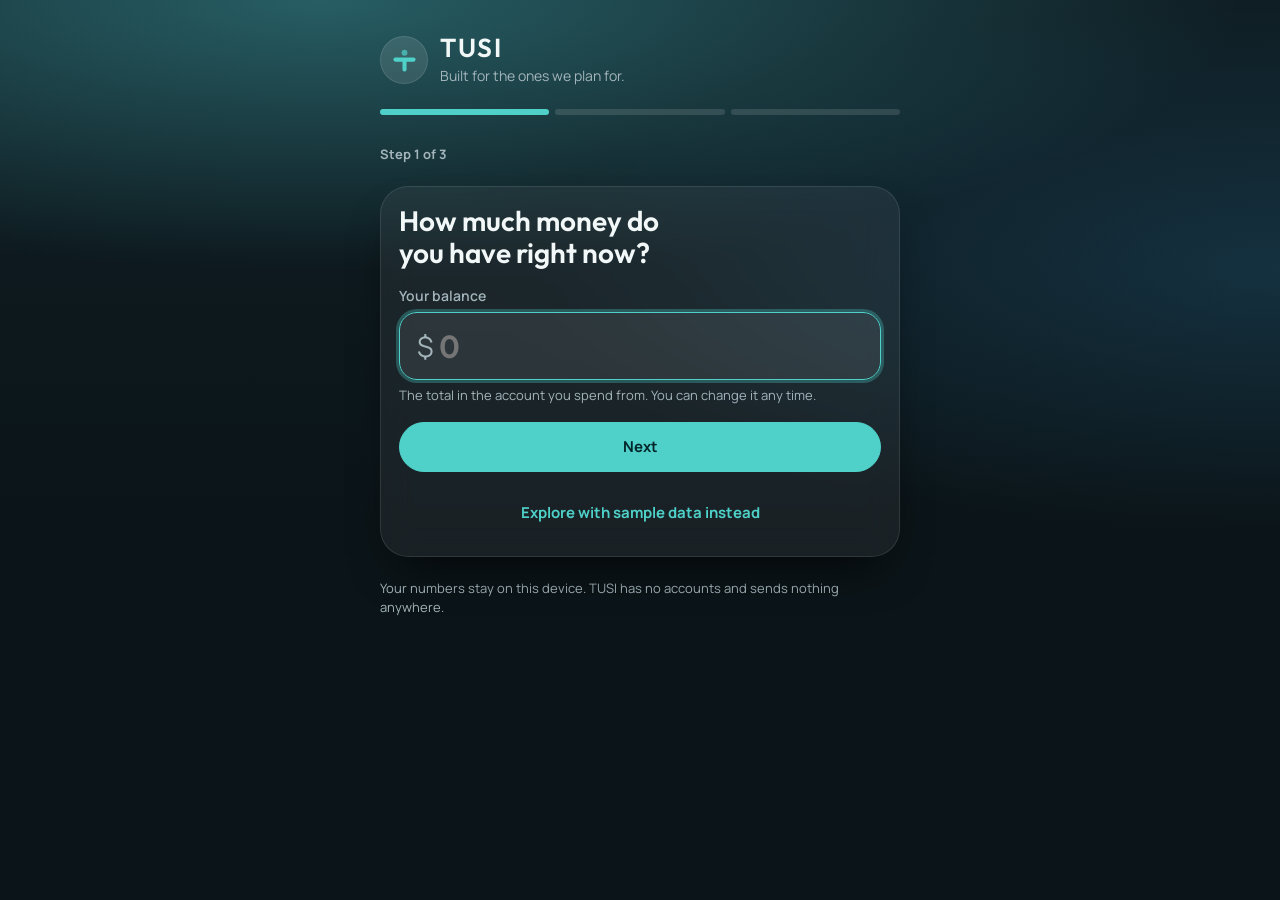
<file: index.html>
<!doctype html>
<html lang="en">
<head>
<meta charset="utf-8">
<meta name="viewport" content="width=device-width, initial-scale=1, viewport-fit=cover">
<meta http-equiv="Content-Security-Policy" content="default-src 'none'; script-src 'self'; style-src 'self'; font-src 'self'; img-src 'self' data:; connect-src 'self'; manifest-src 'self'; worker-src 'self'; base-uri 'none'; form-action 'none'">
<meta name="referrer" content="no-referrer">
<meta name="color-scheme" content="light dark">
<meta name="theme-color" content="#0f1e24" id="theme-color">
<meta name="description" content="TUSI shows how much money you can use right now and how many days it lasts. Your data stays on your device.">
<title>TUSI</title>
<link rel="icon" href="favicon.svg" type="image/svg+xml">
<link rel="apple-touch-icon" href="apple-touch-icon.png">
<link rel="manifest" href="manifest.webmanifest">
<meta name="apple-mobile-web-app-capable" content="yes">
<meta name="mobile-web-app-capable" content="yes">
<meta name="apple-mobile-web-app-title" content="TUSI">
<meta name="apple-mobile-web-app-status-bar-style" content="black-translucent">
<link rel="preload" href="outfit-latin.woff2" as="font" type="font/woff2" crossorigin>
<link rel="preload" href="manrope-latin.woff2" as="font" type="font/woff2" crossorigin>
<link rel="stylesheet" href="app.css">
</head>
<body>
<a class="skip" href="#main">Skip to content</a>
<div class="app" id="app">
  <aside class="side" aria-label="Main">
    <div class="brandrow"><span class="mkc"><svg viewBox="0 0 64 64" aria-hidden="true"><use href="#tusi-mark"/></svg></span><b>TUSI</b></div>
    <nav class="side-nav" aria-label="Sections">
      <a class="navi" href="#home" data-nav="home"><svg aria-hidden="true"><use href="#i-home"/></svg>Home</a>
      <a class="navi" href="#plan" data-nav="plan"><svg aria-hidden="true"><use href="#i-plan"/></svg>Plan</a>
      <a class="navi" href="#log" data-nav="log"><svg aria-hidden="true"><use href="#i-log"/></svg>Log</a>
      <a class="navi" href="#more" data-nav="more"><svg aria-hidden="true"><use href="#i-more"/></svg>More</a>
    </nav>
    <div class="spacer"></div>
    <button class="btn primary wide-btn" type="button" data-action="log-purchase"><svg aria-hidden="true"><use href="#i-plus"/></svg>Log a purchase</button>
    <p class="side-note"><svg aria-hidden="true"><use href="#i-lock"/></svg><span>Your data stays on this device.</span></p>
  </aside>

  <main class="main" id="main" tabindex="-1">
    <div class="banner" id="storage-banner" hidden role="status"></div>
    <section class="view" id="view-home" data-view="home" aria-labelledby="home-title"></section>
    <section class="view" id="view-plan" data-view="plan" aria-labelledby="plan-title" hidden></section>
    <section class="view" id="view-log" data-view="log" aria-labelledby="log-title" hidden></section>
    <section class="view" id="view-more" data-view="more" aria-labelledby="more-title" hidden></section>
    <section class="view" id="view-setup" data-view="setup" aria-labelledby="setup-title" hidden></section>
  </main>

  <nav class="tabbar" aria-label="Sections">
    <a class="tab" href="#home" data-nav="home"><svg aria-hidden="true"><use href="#i-home"/></svg><span>Home</span></a>
    <a class="tab" href="#plan" data-nav="plan"><svg aria-hidden="true"><use href="#i-plan"/></svg><span>Plan</span></a>
    <button class="tab-add" type="button" data-action="log-purchase" aria-label="Log a purchase"><svg aria-hidden="true"><use href="#i-plus"/></svg></button>
    <a class="tab" href="#log" data-nav="log"><svg aria-hidden="true"><use href="#i-log"/></svg><span>Log</span></a>
    <a class="tab" href="#more" data-nav="more"><svg aria-hidden="true"><use href="#i-more"/></svg><span>More</span></a>
  </nav>
</div>

<dialog class="sheet" id="sheet" aria-labelledby="sheet-title"></dialog>
<div class="toast" id="toast" role="status" aria-live="polite" hidden></div>

<noscript><p class="noscript">TUSI needs JavaScript turned on. Nothing you enter is sent anywhere.</p></noscript>

<svg width="0" height="0" class="defs" aria-hidden="true">
  <defs>
    <symbol id="tusi-mark" viewBox="0 0 64 64">
      <circle cx="32" cy="15" r="6.5" class="mark-sun"/>
      <path d="M12 30 H52 M32 30 V52" class="mark-t"/>
    </symbol>
    <symbol id="i-home" viewBox="0 0 24 24"><path d="M4 11.5 12 5l8 6.5V19a1 1 0 0 1-1 1h-4v-5h-6v5H5a1 1 0 0 1-1-1z" fill="none" stroke="currentColor" stroke-width="1.8" stroke-linejoin="round"/></symbol>
    <symbol id="i-plan" viewBox="0 0 24 24"><rect x="4" y="5.5" width="16" height="14" rx="3" fill="none" stroke="currentColor" stroke-width="1.8"/><path d="M8 3.5v4M16 3.5v4M4 10h16" fill="none" stroke="currentColor" stroke-width="1.8" stroke-linecap="round"/></symbol>
    <symbol id="i-log" viewBox="0 0 24 24"><path d="M8 7h11M8 12h11M8 17h11" fill="none" stroke="currentColor" stroke-width="1.8" stroke-linecap="round"/><circle cx="4.5" cy="7" r="1.2" fill="currentColor"/><circle cx="4.5" cy="12" r="1.2" fill="currentColor"/><circle cx="4.5" cy="17" r="1.2" fill="currentColor"/></symbol>
    <symbol id="i-more" viewBox="0 0 24 24"><circle cx="6" cy="12" r="1.7" fill="currentColor"/><circle cx="12" cy="12" r="1.7" fill="currentColor"/><circle cx="18" cy="12" r="1.7" fill="currentColor"/></symbol>
    <symbol id="i-plus" viewBox="0 0 24 24"><path d="M12 5v14M5 12h14" fill="none" stroke="currentColor" stroke-width="2.4" stroke-linecap="round"/></symbol>
    <symbol id="i-check" viewBox="0 0 24 24"><path d="M5 12.5l4 4 10-10" fill="none" stroke="currentColor" stroke-width="2" stroke-linecap="round" stroke-linejoin="round"/></symbol>
    <symbol id="i-bulb" viewBox="0 0 24 24"><path d="M9 18h6M10 21h4M12 3a6 6 0 0 0-3.5 10.9c.6.5 1 1.2 1 2.1h5c0-.9.4-1.6 1-2.1A6 6 0 0 0 12 3z" fill="none" stroke="currentColor" stroke-width="1.8" stroke-linejoin="round"/></symbol>
    <symbol id="i-lock" viewBox="0 0 24 24"><rect x="5" y="10.5" width="14" height="9.5" rx="2.5" fill="none" stroke="currentColor" stroke-width="1.8"/><path d="M8.5 10.5V8a3.5 3.5 0 0 1 7 0v2.5" fill="none" stroke="currentColor" stroke-width="1.8"/></symbol>
    <symbol id="i-close" viewBox="0 0 24 24"><path d="M6 6l12 12M18 6 6 18" fill="none" stroke="currentColor" stroke-width="2" stroke-linecap="round"/></symbol>
    <symbol id="i-chev" viewBox="0 0 24 24"><path d="M9 6l6 6-6 6" fill="none" stroke="currentColor" stroke-width="2" stroke-linecap="round" stroke-linejoin="round"/></symbol>
    <symbol id="i-heart" viewBox="0 0 24 24"><path d="M12 20s-7-4.4-7-10a4 4 0 0 1 7-2.6A4 4 0 0 1 19 10c0 5.6-7 10-7 10z" fill="none" stroke="currentColor" stroke-width="1.8" stroke-linejoin="round"/></symbol>
    <symbol id="i-sun" viewBox="0 0 24 24"><circle cx="12" cy="9" r="3.2" fill="none" stroke="currentColor" stroke-width="1.8"/><path d="M3 16h18M7 20h10" fill="none" stroke="currentColor" stroke-width="1.8" stroke-linecap="round"/></symbol>
    <symbol id="i-cal" viewBox="0 0 24 24"><rect x="4" y="5.5" width="16" height="14" rx="3" fill="none" stroke="currentColor" stroke-width="1.8"/><path d="M8 3.5v4M16 3.5v4M4 10h16" fill="none" stroke="currentColor" stroke-width="1.8" stroke-linecap="round"/><circle cx="12" cy="14.5" r="1.6" fill="currentColor"/></symbol>
    <symbol id="i-low" viewBox="0 0 24 24"><path d="M4 7l6 6 4-4 6 6M20 15v-5M20 15h-5" fill="none" stroke="currentColor" stroke-width="1.8" stroke-linecap="round" stroke-linejoin="round"/></symbol>
    <symbol id="i-bill" viewBox="0 0 24 24"><path d="M6 3h12v18l-3-2-3 2-3-2-3 2z" fill="none" stroke="currentColor" stroke-width="1.8" stroke-linejoin="round"/><path d="M9 8h6M9 12h6" fill="none" stroke="currentColor" stroke-width="1.8" stroke-linecap="round"/></symbol>
    <symbol id="i-in" viewBox="0 0 24 24"><path d="M12 5v14M6 13l6 6 6-6" fill="none" stroke="currentColor" stroke-width="2" stroke-linecap="round" stroke-linejoin="round"/></symbol>
    <symbol id="i-bell" viewBox="0 0 24 24"><path d="M6 16V11a6 6 0 1 1 12 0v5l1.5 2h-15zM10 20.5h4" fill="none" stroke="currentColor" stroke-width="1.8" stroke-linejoin="round" stroke-linecap="round"/></symbol>
    <symbol id="i-minus" viewBox="0 0 24 24"><path d="M5 12h14" fill="none" stroke="currentColor" stroke-width="2.4" stroke-linecap="round"/></symbol>
    <symbol id="i-scale" viewBox="0 0 24 24"><path d="M12 4v16M5 8h14M7 8l-3 7h6zM17 8l-3 7h6z" fill="none" stroke="currentColor" stroke-width="1.7" stroke-linejoin="round"/></symbol>
    <symbol id="i-bigcheck" viewBox="0 0 24 24"><path d="M5 12.5l4.5 4.5L19 7.5" fill="none" stroke="currentColor" stroke-width="3" stroke-linecap="round" stroke-linejoin="round"/></symbol>
  </defs>
</svg>

<script src="engine.js"></script>
<script src="store.js"></script>
<script src="backup.js"></script>
<script src="app.js"></script>
</body>
</html>
</file>
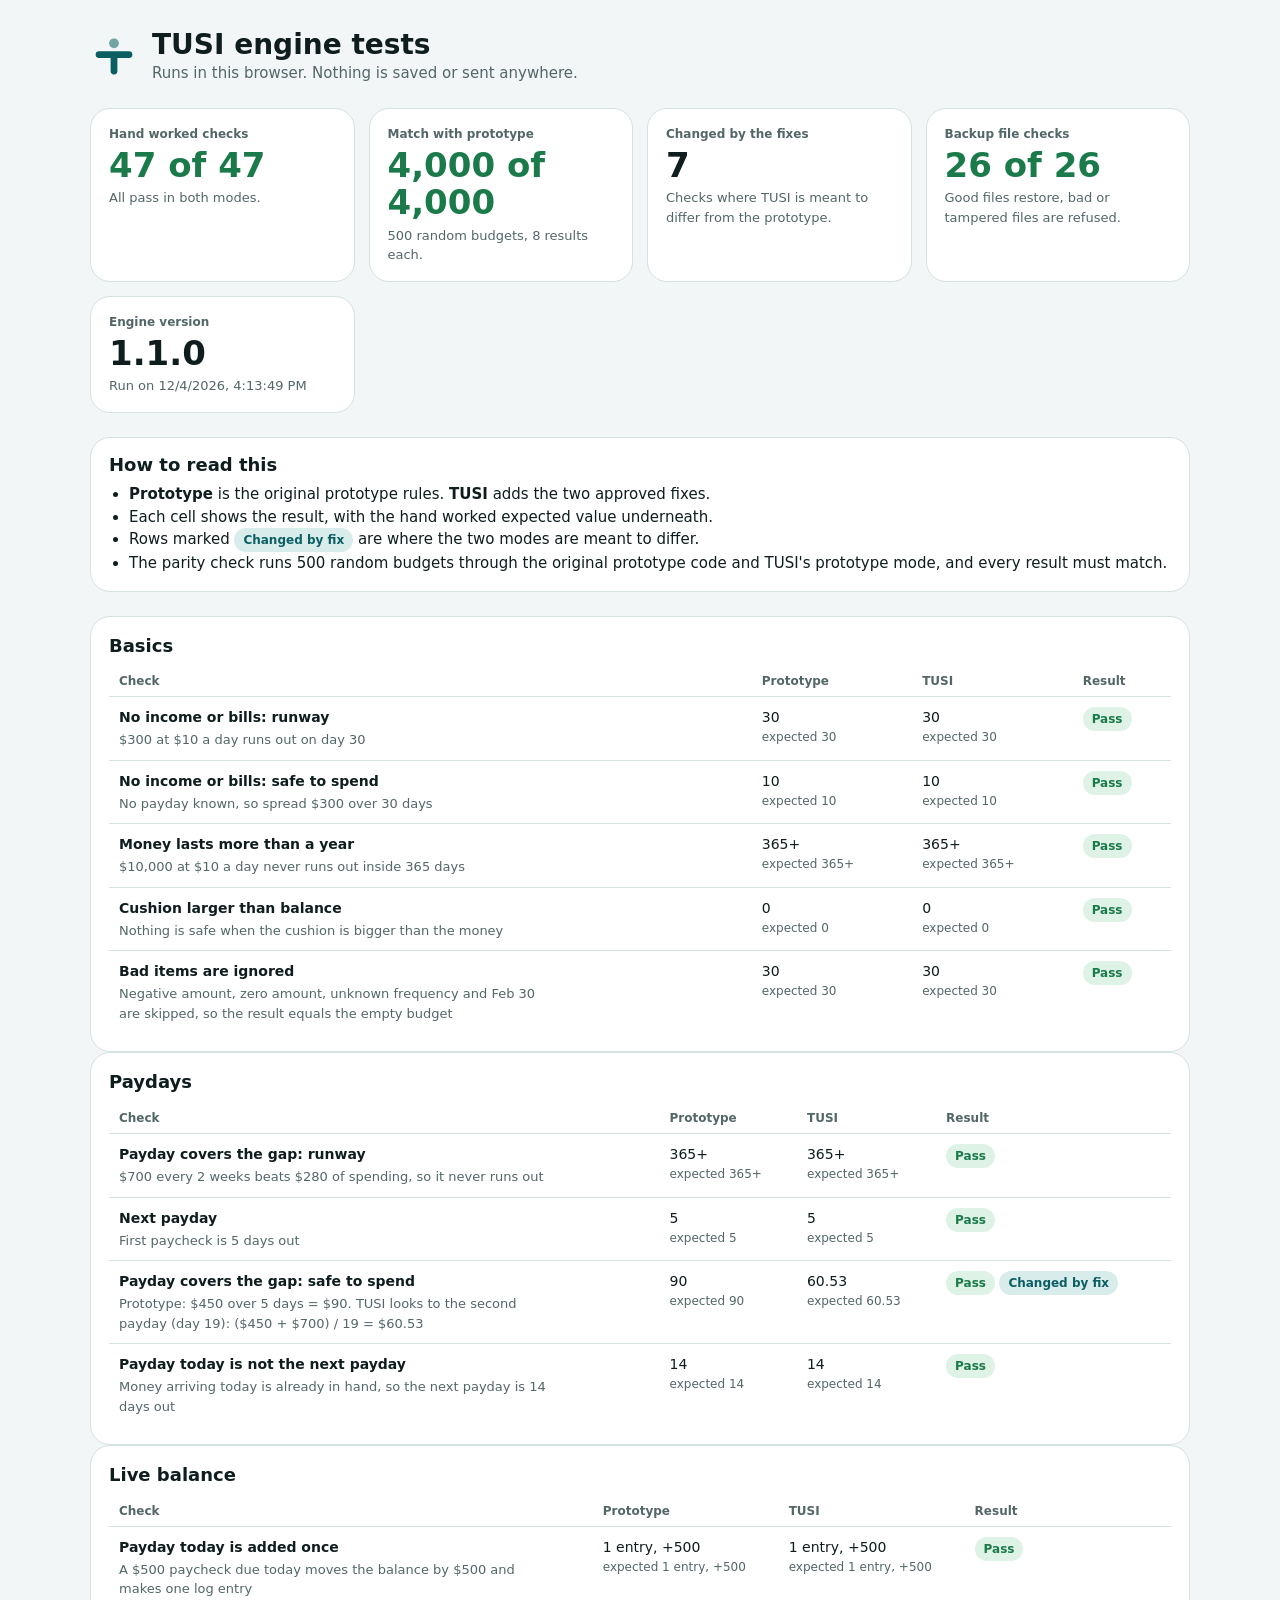
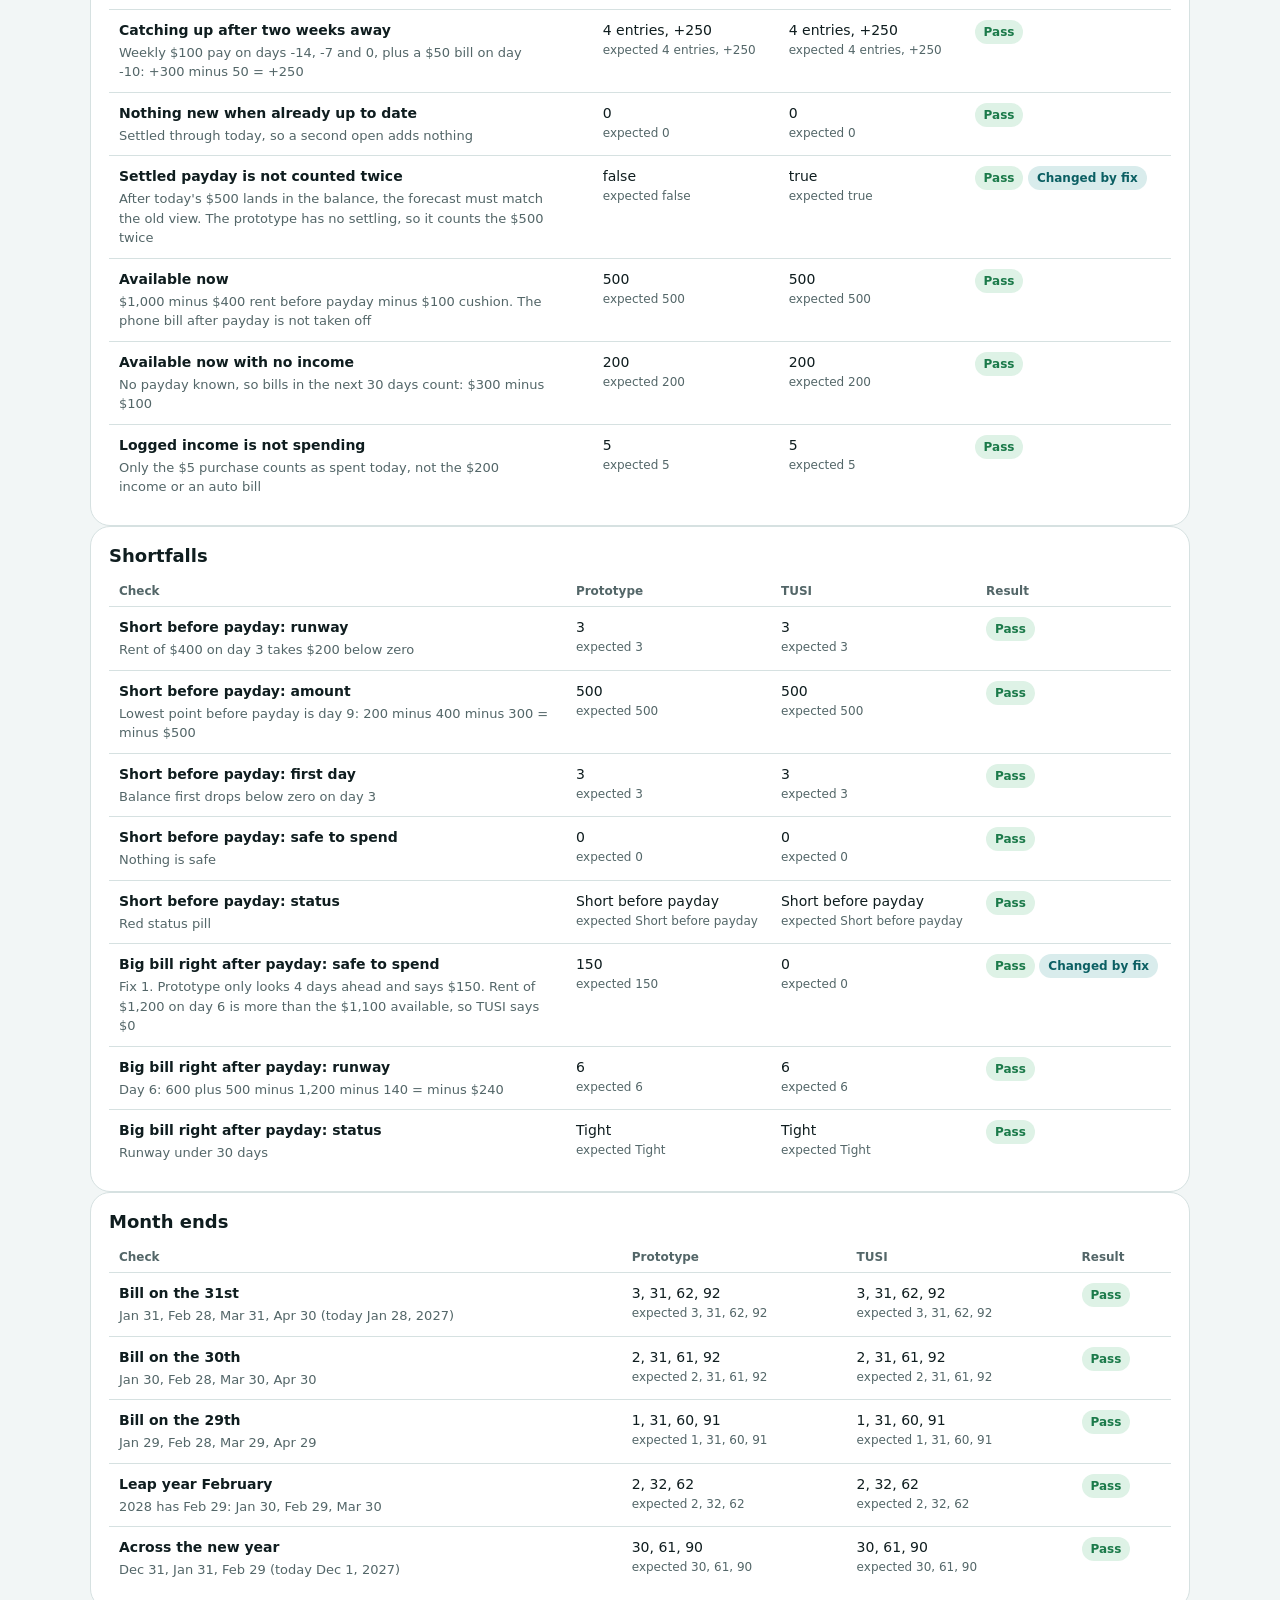
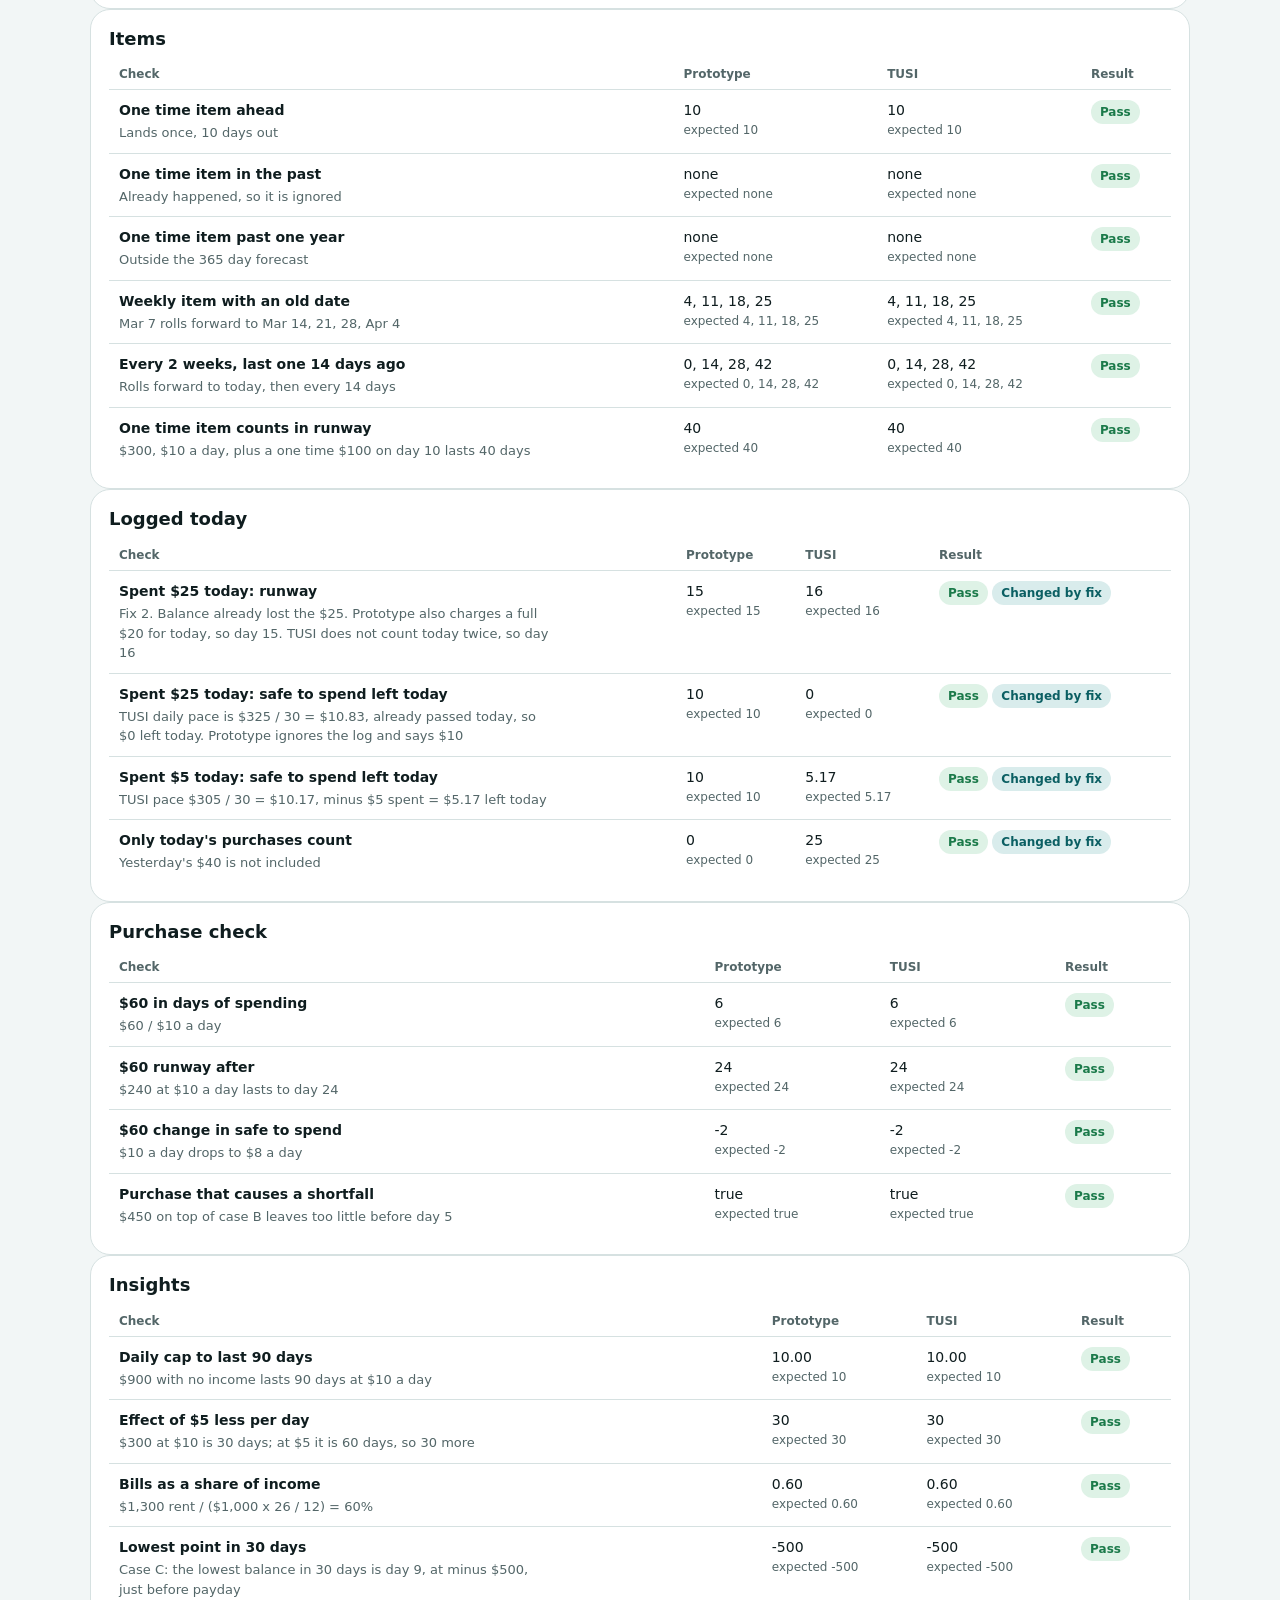
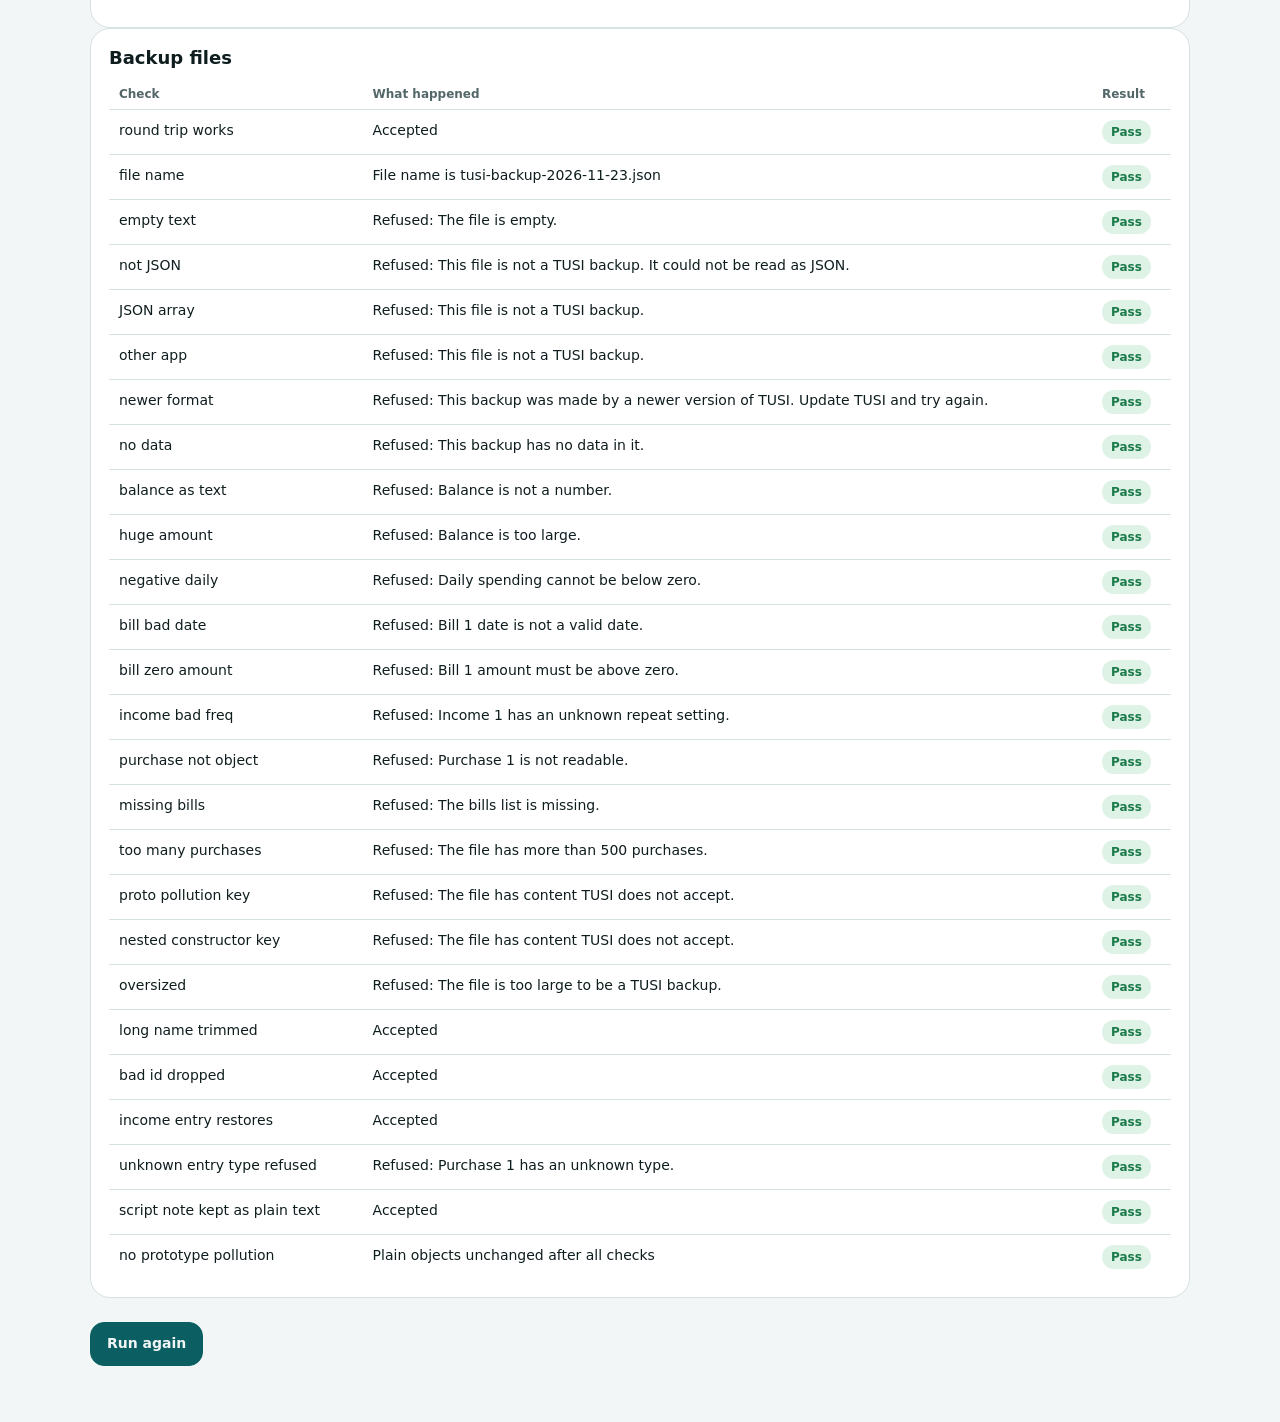
<file: test.html>
<!doctype html>
<html lang="en">
<head>
<meta charset="utf-8">
<meta name="viewport" content="width=device-width, initial-scale=1, viewport-fit=cover">
<meta http-equiv="Content-Security-Policy" content="default-src 'none'; script-src 'self'; style-src 'self' 'unsafe-inline'; img-src 'self' data:; base-uri 'none'; form-action 'none'">
<meta name="referrer" content="no-referrer">
<title>TUSI Engine Tests</title>
<style>
/* Layout: one column report. Summary tiles, then one table per test group. */
:root {
  --bg: #f2f6f6; --surface: #ffffff; --surface-2: #e9f0f0; --ink: #0f1d1f; --muted: #536668; --line: #d6e1e1;
  --accent: #0b5f63; --accent-soft: #d9ecec; --good: #1b7a4a; --good-soft: #def2e6; --warn: #965800; --warn-soft: #fbebcf; --bad: #b5322a; --bad-soft: #fbe1de;
  --font: "Manrope", "Segoe UI", system-ui, -apple-system, sans-serif;
  --font-display: "Outfit", "Segoe UI", system-ui, -apple-system, sans-serif;
  color-scheme: light;
}
@media (prefers-color-scheme: dark) {
  :root:not([data-theme="light"]) {
    --bg: #0a1315; --surface: #112023; --surface-2: #172a2d; --ink: #e5efee; --muted: #8fa6a7; --line: #22373a;
    --accent: #5cc6c2; --accent-soft: #123a3b; --good: #58cb92; --good-soft: #113424; --warn: #e9ae55; --warn-soft: #382a12; --bad: #f27b6f; --bad-soft: #3d1d1a;
    color-scheme: dark;
  }
}
:root[data-theme="dark"] {
  --bg: #0a1315; --surface: #112023; --surface-2: #172a2d; --ink: #e5efee; --muted: #8fa6a7; --line: #22373a;
  --accent: #5cc6c2; --accent-soft: #123a3b; --good: #58cb92; --good-soft: #113424; --warn: #e9ae55; --warn-soft: #382a12; --bad: #f27b6f; --bad-soft: #3d1d1a;
  color-scheme: dark;
}
* { box-sizing: border-box; }
body { margin: 0; background: var(--bg); color: var(--ink); font-family: var(--font); font-size: 15px; line-height: 1.5;
  padding-left: max(16px, env(safe-area-inset-left, 0px)); padding-right: max(16px, env(safe-area-inset-right, 0px)); padding-block: 28px 56px; }
.wrap { max-width: 1100px; margin: 0 auto; display: flex; flex-direction: column; gap: 24px; }
h1, h2 { font-family: var(--font-display); margin: 0; font-weight: 600; line-height: 1.2; text-wrap: balance; }
h1 { font-size: 28px; }
h2 { font-size: 18px; }
p { margin: 0; }
.muted { color: var(--muted); }
.head { display: flex; gap: 14px; align-items: center; }
.head svg { width: 48px; height: 48px; flex: none; }
.tiles { display: grid; grid-template-columns: repeat(auto-fit, minmax(220px, 1fr)); gap: 14px; }
.tile { background: var(--surface); border: 1px solid var(--line); border-radius: 20px; padding: 16px 18px; }
.tile .k { font-size: 12px; font-weight: 600; color: var(--muted); }
.tile .v { font-family: var(--font-display); font-size: 34px; font-weight: 600; line-height: 1.1; margin-top: 4px; font-variant-numeric: tabular-nums; }
.tile .v.good { color: var(--good); } .tile .v.bad { color: var(--bad); }
.tile p { font-size: 13px; color: var(--muted); margin-top: 4px; }
.group { background: var(--surface); border: 1px solid var(--line); border-radius: 20px; padding: 18px; }
.group h2 { margin-bottom: 10px; }
.tbl-wrap { overflow-x: auto; }
table { border-collapse: collapse; width: 100%; min-width: 760px; font-size: 14px; }
th { text-align: left; font-size: 12px; font-weight: 700; color: var(--muted); padding: 6px 10px; border-bottom: 1px solid var(--line); }
td { padding: 10px; border-bottom: 1px solid var(--line); vertical-align: top; }
tr:last-child td { border-bottom: 0; }
td.n { font-variant-numeric: tabular-nums; white-space: nowrap; }
td .why { display: block; color: var(--muted); font-size: 13px; margin-top: 2px; max-width: 52ch; }
.pill { display: inline-block; font-size: 12px; font-weight: 700; padding: 3px 9px; border-radius: 999px; white-space: nowrap; }
.pill.good { background: var(--good-soft); color: var(--good); }
.pill.bad { background: var(--bad-soft); color: var(--bad); }
.pill.fix { background: var(--accent-soft); color: var(--accent); }
.exp { color: var(--muted); font-size: 12px; display: block; }
.note { background: var(--surface); border: 1px solid var(--line); border-radius: 20px; padding: 16px 18px; }
.note ul { margin: 8px 0 0; padding-left: 20px; }
.btn { font: inherit; font-weight: 700; font-size: 14px; border: 1px solid var(--accent); background: var(--accent); color: var(--bg); border-radius: 14px; min-height: 44px; padding: 0 16px; cursor: pointer; }
:focus-visible { outline: 3px solid var(--accent); outline-offset: 2px; }
</style>
</head>
<body>
<main class="wrap">
  <header class="head">
    <svg viewBox="0 0 64 64" role="img" aria-label="TUSI logo"><circle cx="32" cy="15" r="6.5" fill="var(--accent)" opacity="0.55"/><path d="M12 30 H52 M32 30 V52" stroke="var(--accent)" stroke-width="9" stroke-linecap="round" fill="none"/></svg>
    <div>
      <h1>TUSI engine tests</h1>
      <p class="muted">Runs in this browser. Nothing is saved or sent anywhere.</p>
    </div>
  </header>
  <section class="tiles" id="tiles" aria-live="polite"><div class="tile"><div class="k">Status</div><div class="v">Running</div></div></section>
  <section class="note">
    <h2>How to read this</h2>
    <ul>
      <li><b>Prototype</b> is the original prototype rules. <b>TUSI</b> adds the two approved fixes.</li>
      <li>Each cell shows the result, with the hand worked expected value underneath.</li>
      <li>Rows marked <span class="pill fix">Changed by fix</span> are where the two modes are meant to differ.</li>
      <li>The parity check runs 500 random budgets through the original prototype code and TUSI's prototype mode, and every result must match.</li>
    </ul>
  </section>
  <div id="groups"></div>
  <p><button class="btn" id="rerun" type="button">Run again</button></p>
</main>
<script src="engine.js"></script>
<script src="prototype-reference.js"></script>
<script src="engine.test.js"></script>
<script src="backup.js"></script>
<script src="backup.test.js"></script>
<script src="test-page.js"></script>
</body>
</html>
</file>
<file: app.css>
/* TUSI styles: Spectrum Glass. Dark first, light fully supported. Mobile first; laptop layout from 900px.
   Tile colors carry fixed meanings everywhere:
   violet = runway, mint = money coming in, blue = forecast and low points, teal = bills. */

@font-face { font-family: "Outfit"; src: url("outfit-latin.woff2") format("woff2"); font-weight: 100 900; font-display: swap; }
@font-face { font-family: "Manrope"; src: url("manrope-latin.woff2") format("woff2"); font-weight: 200 800; font-display: swap; }

:root {
  /* Dark (default) */
  --bg: #0b1418; --bg-2: #0f1e24; --glow: rgba(74, 190, 196, 0.40); --glow-2: rgba(40, 110, 150, 0.28);
  --ink: #f2f7f8; --muted: #a3b5bb; --line: rgba(255,255,255,0.10);
  --glass: rgba(255,255,255,0.06); --glass-2: rgba(255,255,255,0.11); --glass-solid: #13232a;
  --pillbg: rgba(10, 22, 27, 0.72); --nav: rgba(14, 26, 31, 0.80); --circle: rgba(255,255,255,0.22); --circle-ink: #ffffff;
  --acc: #4fd1c9; --acc-ink: #04262a;
  --good: #5fd49a; --warn: #f2b65c; --bad: #ff8277; --track: rgba(255,255,255,0.12);
  --sheet: rgba(24, 40, 46, 0.86); --sheet-solid: #17282e; --field: rgba(255,255,255,0.08);
  --stepper: #ffffff; --stepper-ink: #0b1418;
  --shadow: 0 24px 50px -24px rgba(0,0,0,0.9); --scrim: rgba(2, 8, 10, 0.55);
  --t1: linear-gradient(145deg, #6a57c4 0%, #3a2f86 100%);
  --t2: linear-gradient(145deg, #17806a 0%, #0b4d3e 100%);
  --t3: linear-gradient(145deg, #2a6fd6 0%, #173f9a 100%);
  --t4: linear-gradient(145deg, #14807f 0%, #0c4a4e 100%);
  --t-ink: #ffffff; --t-line: rgba(255,255,255,0.25); --t-hi: rgba(255,255,255,0.22);
  --c-violet: #b3a6ff; --c-mint: #5fd4ae; --c-blue: #7fb2ff; --c-teal: #4fd1c9;
  --font-display: "Outfit", "Segoe UI", system-ui, -apple-system, sans-serif;
  --font-body: "Manrope", "Segoe UI", system-ui, -apple-system, sans-serif;
  --nav-h: 76px;
  color-scheme: dark;
}
@media (prefers-color-scheme: light) {
  :root:not([data-theme="dark"]) {
    --bg: #edf2f4; --bg-2: #e2eaee; --glow: rgba(74, 190, 196, 0.32); --glow-2: rgba(80, 140, 190, 0.18);
    --ink: #0c181c; --muted: #4a5d64; --line: rgba(12,24,28,0.09);
    --glass: rgba(255,255,255,0.66); --glass-2: rgba(255,255,255,0.88); --glass-solid: #ffffff;
    --pillbg: rgba(255,255,255,0.80); --nav: rgba(255,255,255,0.86); --circle: rgba(255,255,255,0.78); --circle-ink: #10182c;
    --acc: #0b6f73; --acc-ink: #ffffff;
    --good: #1b7a4a; --warn: #8f5400; --bad: #b5322a; --track: rgba(12,24,28,0.10);
    --sheet: rgba(255,255,255,0.86); --sheet-solid: #ffffff; --field: rgba(12,24,28,0.05);
    --stepper: #0f2a30; --stepper-ink: #ffffff;
    --shadow: 0 24px 50px -26px rgba(15,50,60,0.40); --scrim: rgba(20, 40, 46, 0.35);
    --t1: linear-gradient(145deg, #e3ddff 0%, #c2b7f6 100%);
    --t2: linear-gradient(145deg, #d0f5e6 0%, #9fe2c9 100%);
    --t3: linear-gradient(145deg, #d6e7ff 0%, #a8cbfb 100%);
    --t4: linear-gradient(145deg, #d0f1ef 0%, #9fdcdb 100%);
    --t-ink: #10182c; --t-line: rgba(255,255,255,0.7); --t-hi: rgba(255,255,255,0.45);
    --c-violet: #5b49b8; --c-mint: #157358; --c-blue: #1d56c0; --c-teal: #0b6f73;
    color-scheme: light;
  }
}
:root[data-theme="light"] {
  --bg: #edf2f4; --bg-2: #e2eaee; --glow: rgba(74, 190, 196, 0.32); --glow-2: rgba(80, 140, 190, 0.18);
  --ink: #0c181c; --muted: #4a5d64; --line: rgba(12,24,28,0.09);
  --glass: rgba(255,255,255,0.66); --glass-2: rgba(255,255,255,0.88); --glass-solid: #ffffff;
  --pillbg: rgba(255,255,255,0.80); --nav: rgba(255,255,255,0.86); --circle: rgba(255,255,255,0.78); --circle-ink: #10182c;
  --acc: #0b6f73; --acc-ink: #ffffff;
  --good: #1b7a4a; --warn: #8f5400; --bad: #b5322a; --track: rgba(12,24,28,0.10);
  --sheet: rgba(255,255,255,0.86); --sheet-solid: #ffffff; --field: rgba(12,24,28,0.05);
  --stepper: #0f2a30; --stepper-ink: #ffffff;
  --shadow: 0 24px 50px -26px rgba(15,50,60,0.40); --scrim: rgba(20, 40, 46, 0.35);
  --t1: linear-gradient(145deg, #e3ddff 0%, #c2b7f6 100%);
  --t2: linear-gradient(145deg, #d0f5e6 0%, #9fe2c9 100%);
  --t3: linear-gradient(145deg, #d6e7ff 0%, #a8cbfb 100%);
  --t4: linear-gradient(145deg, #d0f1ef 0%, #9fdcdb 100%);
  --t-ink: #10182c; --t-line: rgba(255,255,255,0.7); --t-hi: rgba(255,255,255,0.45);
  --c-violet: #5b49b8; --c-mint: #157358; --c-blue: #1d56c0; --c-teal: #0b6f73;
  color-scheme: light;
}

* { box-sizing: border-box; }
html { -webkit-text-size-adjust: 100%; background: var(--bg); }
html, body { margin: 0; min-height: 100%; }
body {
  color: var(--ink); font-family: var(--font-body); font-size: 16px; line-height: 1.5; -webkit-tap-highlight-color: transparent;
  background: radial-gradient(120% 50% at 25% 0%, var(--glow), transparent 60%), radial-gradient(90% 45% at 100% 30%, var(--glow-2), transparent 65%), linear-gradient(180deg, var(--bg-2), var(--bg) 60%);
  background-attachment: fixed; background-color: var(--bg);
}
h1, h2, h3 { font-family: var(--font-display); font-weight: 600; margin: 0; line-height: 1.15; text-wrap: balance; }
p { margin: 0; }
a { color: var(--acc); }
button, input, select { font: inherit; color: inherit; }
button { cursor: pointer; }
[hidden] { display: none !important; }
:focus-visible { outline: 3px solid var(--acc); outline-offset: 3px; border-radius: 12px; }
.num { font-variant-numeric: tabular-nums; }
.defs { position: absolute; }
.mark-sun { fill: var(--acc); opacity: 0.7; }
.mark-t { stroke: var(--acc); stroke-width: 9; stroke-linecap: round; fill: none; }
.skip { position: absolute; left: 12px; top: -60px; background: var(--acc); color: var(--acc-ink); padding: 10px 14px; border-radius: 12px; z-index: 50; font-weight: 700; }
.skip:focus { top: calc(12px + env(safe-area-inset-top, 0px)); }
.noscript { padding: 24px; }

/* Glass surfaces, with a solid fallback when blur is unavailable or transparency is reduced */
.glass, .card { background: var(--glass); border: 1px solid var(--line); border-radius: 28px; padding: 18px; box-shadow: var(--shadow); min-width: 0;
  -webkit-backdrop-filter: blur(16px); backdrop-filter: blur(16px); }
@supports not ((backdrop-filter: blur(1px)) or (-webkit-backdrop-filter: blur(1px))) { .glass, .card { background: var(--glass-solid); } }
@media (prefers-reduced-transparency: reduce) {
  .glass, .card, .tabbar, .sheet, .pillbtn { -webkit-backdrop-filter: none !important; backdrop-filter: none !important; }
  .glass, .card { background: var(--glass-solid); }
  .tabbar { background: var(--glass-solid); }
  .sheet { background: var(--sheet-solid); }
}

/* ---------- Shell ---------- */
.app { min-height: 100vh; min-height: 100dvh; }
.side { display: none; }
.main {
  outline: none; max-width: 1180px; margin: 0 auto;
  padding-top: calc(20px + env(safe-area-inset-top, 0px));
  padding-bottom: calc(var(--nav-h) + 48px + env(safe-area-inset-bottom, 0px));
  padding-left: max(18px, env(safe-area-inset-left, 0px));
  padding-right: max(18px, env(safe-area-inset-right, 0px));
}
.view { display: flex; flex-direction: column; gap: 18px; }
.view.setup-mode { max-width: 520px; margin: 0 auto; }

/* Floating nav with a raised add button */
.tabbar {
  position: fixed; z-index: 20; height: var(--nav-h);
  left: max(14px, env(safe-area-inset-left, 0px)); right: max(14px, env(safe-area-inset-right, 0px));
  bottom: calc(10px + env(safe-area-inset-bottom, 0px));
  display: grid; grid-template-columns: repeat(5, 1fr); align-items: center; padding: 0 8px;
  border-radius: 38px; background: var(--nav); border: 1px solid var(--line); box-shadow: var(--shadow);
  -webkit-backdrop-filter: blur(18px); backdrop-filter: blur(18px);
  max-width: 520px; margin: 0 auto;
}
.tab { position: relative; display: flex; flex-direction: column; align-items: center; justify-content: center; gap: 2px; height: 60px; color: var(--muted); font-size: 11.5px; font-weight: 700; text-decoration: none; border-radius: 30px; }
.tab svg { width: 25px; height: 25px; }
.tab[aria-current="page"] { color: var(--ink); }
.tab[aria-current="page"] svg { color: var(--acc); }
.tab-add { justify-self: center; width: 60px; height: 60px; border-radius: 50%; border: 0; background: var(--acc); color: var(--acc-ink); display: grid; place-items: center; box-shadow: 0 12px 26px -8px var(--acc); }
.tab-add svg { width: 28px; height: 28px; }
.app.no-chrome .tabbar, .app.no-chrome .side { display: none !important; }

@media (min-width: 900px) {
  .app { display: grid; grid-template-columns: 252px 1fr; }
  .app.no-chrome { display: block; }
  .side {
    display: flex; flex-direction: column; gap: 6px; position: sticky; top: 0; height: 100vh; height: 100dvh;
    padding: calc(26px + env(safe-area-inset-top, 0px)) 16px 22px max(16px, env(safe-area-inset-left, 0px));
    border-right: 1px solid var(--line); background: var(--glass);
    -webkit-backdrop-filter: blur(16px); backdrop-filter: blur(16px);
  }
  .brandrow { display: flex; align-items: center; gap: 12px; padding: 0 8px 22px; }
  .brandrow .mkc { width: 46px; height: 46px; }
  .brandrow b { font-family: var(--font-display); font-size: 22px; letter-spacing: 0.06em; font-weight: 600; }
  .side-nav { display: flex; flex-direction: column; gap: 6px; }
  .navi { display: flex; align-items: center; gap: 12px; padding: 0 14px; min-height: 50px; border-radius: 25px; font-weight: 700; color: var(--muted); text-decoration: none; border: 1px solid transparent; }
  .navi svg { width: 22px; height: 22px; }
  .navi:hover { color: var(--ink); background: var(--glass); }
  .navi[aria-current="page"] { background: var(--pillbg); border-color: var(--line); color: var(--ink); }
  .navi[aria-current="page"] svg { color: var(--acc); }
  .spacer { flex: 1; }
  .side-note { display: flex; gap: 8px; align-items: flex-start; font-size: 13px; color: var(--muted); padding: 12px 8px 0; }
  .side-note svg { width: 16px; height: 16px; flex: none; margin-top: 2px; }
  .tabbar { display: none; }
  .main { padding: 34px max(36px, env(safe-area-inset-right, 0px)) 48px 36px; width: 100%; }
  .view { gap: 22px; }
}

/* ---------- Header ---------- */
.pagehead { display: flex; align-items: center; justify-content: space-between; gap: 12px; flex-wrap: wrap; }
.pagehead .who { display: flex; align-items: center; gap: 12px; min-width: 0; }
.mkc { width: 48px; height: 48px; border-radius: 50%; background: var(--glass-2); border: 1px solid var(--line); display: grid; place-items: center; flex: none; }
.mkc svg { width: 29px; height: 29px; }
.pagehead .k { font-size: 13px; color: var(--muted); }
.pagehead h1 { font-size: 22px; }
@media (min-width: 900px) { .pagehead .mkc { display: none; } .pagehead h1 { font-size: 30px; } }
.chip { font-size: 11.5px; font-weight: 800; letter-spacing: 0.06em; text-transform: uppercase; color: var(--muted); border: 1px solid var(--line); padding: 6px 11px; border-radius: 999px; white-space: nowrap; background: var(--pillbg); }
.round { width: 48px; height: 48px; border-radius: 50%; border: 1px solid var(--line); background: var(--pillbg); display: grid; place-items: center; color: var(--ink); position: relative; }
.round svg { width: 22px; height: 22px; }
.round .dot { position: absolute; top: 11px; right: 12px; width: 9px; height: 9px; border-radius: 50%; background: var(--acc); border: 2px solid var(--bg); }

/* ---------- Hero ---------- */
.hero .lbl { font-size: 15px; color: var(--muted); font-weight: 600; }
.hero .big { font-family: var(--font-display); font-weight: 600; font-size: 64px; line-height: 1; letter-spacing: -0.03em; margin-top: 6px; font-variant-numeric: tabular-nums; }
.hero .big .cents { font-size: 0.45em; opacity: 0.55; letter-spacing: 0; }
.hero .sub { color: var(--muted); font-size: 14px; margin-top: 10px; max-width: 40ch; }
@media (min-width: 900px) { .hero .big { font-size: 84px; } }
.pills { display: grid; grid-template-columns: repeat(3, 1fr); gap: 8px; margin-top: 18px; max-width: 460px; }
.pillbtn { border: 1px solid var(--line); background: var(--pillbg); color: var(--ink); min-height: 50px; border-radius: 999px; font-weight: 700; font-size: 15px; box-shadow: var(--shadow); padding: 0 10px; text-decoration: none; display: inline-flex; align-items: center; justify-content: center; gap: 8px;
  -webkit-backdrop-filter: blur(10px); backdrop-filter: blur(10px); }
.pillbtn:hover { border-color: var(--acc); }
.pillbtn.on { background: var(--acc); color: var(--acc-ink); border-color: var(--acc); }
.pillbtn svg { width: 20px; height: 20px; }

/* ---------- Section headings ---------- */
.sec-h { display: flex; justify-content: space-between; align-items: center; gap: 10px; flex-wrap: wrap; margin-bottom: 12px; }
.sec-h h2 { font-size: 20px; }
.sec-h .aside { font-size: 13px; color: var(--muted); font-weight: 600; }
.sec-h.bare { margin-bottom: 0; }

/* ---------- Color tiles ---------- */
.tiles { display: grid; grid-template-columns: 1fr 1fr; gap: 12px; }
.tile { position: relative; border-radius: 28px; padding: 16px; min-height: 170px; color: var(--t-ink); overflow: hidden; display: flex; flex-direction: column; justify-content: space-between; gap: 12px; box-shadow: var(--shadow); text-decoration: none; border: 0; text-align: left; width: 100%; }
.tile::after { content: ""; position: absolute; inset: 0; border-radius: inherit; border: 1px solid var(--t-line); background: radial-gradient(80% 60% at 15% 0%, var(--t-hi), transparent 60%); pointer-events: none; }
.tile > * { position: relative; z-index: 1; }
.tile.wide { grid-column: 1 / -1; min-height: 150px; }
.tile.violet { background: var(--t1); } .tile.mint { background: var(--t2); } .tile.blue { background: var(--t3); } .tile.teal { background: var(--t4); }
.tile .ic { width: 46px; height: 46px; border-radius: 50%; background: var(--circle); display: grid; place-items: center; color: var(--circle-ink); }
.tile .ic svg { width: 22px; height: 22px; }
.tile .v { font-family: var(--font-display); font-size: 32px; font-weight: 600; line-height: 1.05; font-variant-numeric: tabular-nums; }
.tile .v small { font-size: 15px; font-weight: 600; opacity: 0.85; margin-left: 5px; letter-spacing: 0; }
.tile .k { font-size: 14px; font-weight: 600; opacity: 0.92; }
.tile .row { display: flex; justify-content: space-between; align-items: flex-start; gap: 10px; }
.tile .bar { height: 8px; border-radius: 999px; background: rgba(255,255,255,0.25); overflow: hidden; margin-top: 10px; }
.tile .bar i { display: block; height: 100%; width: 0; border-radius: 999px; background: currentColor; transition: width 1.1s cubic-bezier(.2,.7,.2,1); }
:root[data-theme="light"] .tile .bar { background: rgba(12,24,28,0.12); }
@media (prefers-color-scheme: light) { :root:not([data-theme="dark"]) .tile .bar { background: rgba(12,24,28,0.12); } }
a.tile:hover, button.tile:hover { transform: translateY(-1px); }

.status { display: inline-flex; align-items: center; gap: 6px; font-size: 12.5px; font-weight: 800; padding: 6px 11px; border-radius: 999px; background: rgba(255,255,255,0.94); white-space: nowrap; }
.status::before { content: ""; width: 7px; height: 7px; border-radius: 50%; background: currentColor; }
.status.good { color: #17663e; } .status.warn { color: #7a4700; } .status.bad { color: #a12a22; }

/* ---------- Layout grid ---------- */
.lay { display: flex; flex-direction: column; gap: 18px; }
.lay .l, .lay .r { display: contents; }
@media (min-width: 900px) {
  .lay { display: grid; grid-template-columns: minmax(360px, 420px) 1fr; gap: 24px; align-items: start; }
  .lay .l, .lay .r { display: flex; flex-direction: column; gap: 18px; min-width: 0; }
}
.grid2 { display: grid; grid-template-columns: 1fr; gap: 18px; }
@media (min-width: 900px) { .grid2 { grid-template-columns: 1fr 1fr; gap: 20px; } .grid2 .span { grid-column: 1 / -1; } }

/* ---------- Buttons and fields ---------- */
.btn { border: 1px solid var(--line); background: var(--pillbg); color: var(--ink); border-radius: 999px; padding: 0 18px; min-height: 50px; font-weight: 700; font-size: 15px; display: inline-flex; align-items: center; justify-content: center; gap: 8px; text-decoration: none; }
.btn svg { width: 20px; height: 20px; }
.btn:hover { border-color: var(--acc); }
.btn.primary { background: var(--acc); border-color: var(--acc); color: var(--acc-ink); }
.btn.danger { color: var(--bad); border-color: var(--bad); background: transparent; }
.btn.quiet { border-color: transparent; background: transparent; color: var(--acc); padding: 0 12px; }
.btn.small { min-height: 42px; font-size: 14px; padding: 0 14px; }
.btn.wide-btn { width: 100%; }
.btn[disabled] { opacity: 0.5; cursor: not-allowed; }
.btn-row { display: flex; gap: 8px; flex-wrap: wrap; align-items: center; }
.btn-row.end { justify-content: flex-end; }

.field { display: flex; flex-direction: column; gap: 6px; }
.field > label { font-size: 14px; font-weight: 600; color: var(--muted); }
.hint { font-size: 13px; color: var(--muted); }
.err { font-size: 13px; color: var(--bad); font-weight: 700; }
.err:empty { display: none; }
.input, .select { width: 100%; min-height: 54px; border: 1px solid var(--line); border-radius: 18px; background: var(--field); padding: 0 16px; font-size: 17px; color: var(--ink); }
.select option { background: var(--sheet-solid); color: var(--ink); }
.input:focus, .select:focus { outline: none; border-color: var(--acc); box-shadow: 0 0 0 3px color-mix(in srgb, var(--acc) 30%, transparent); }
.money { position: relative; }
.money::before { content: "$"; position: absolute; left: 16px; top: 50%; transform: translateY(-50%); color: var(--muted); font-size: 17px; pointer-events: none; }
.money .input { padding-left: 32px; font-variant-numeric: tabular-nums; }
.money.big-input .input { min-height: 68px; font-family: var(--font-display); font-size: 32px; font-weight: 600; padding-left: 40px; }
.money.big-input::before { font-size: 28px; left: 18px; }
.two { display: grid; grid-template-columns: 1fr 1fr; gap: 12px; }
.form { display: flex; flex-direction: column; gap: 16px; }
.seg { display: inline-flex; gap: 6px; flex-wrap: wrap; }
.seg button { border: 1px solid var(--line); background: transparent; color: var(--muted); font-size: 13.5px; font-weight: 700; padding: 0 14px; min-height: 40px; border-radius: 999px; }
.seg button[aria-pressed="true"] { background: var(--ink); color: var(--bg); border-color: var(--ink); }

/* ---------- Check in, tips ---------- */
.iconrow { display: flex; gap: 14px; align-items: flex-start; }
.circle { width: 46px; height: 46px; border-radius: 50%; background: var(--glass-2); border: 1px solid var(--line); display: grid; place-items: center; flex: none; color: var(--ink); }
.circle svg { width: 22px; height: 22px; }
.circle.violet { color: var(--c-violet); } .circle.mint { color: var(--c-mint); } .circle.blue { color: var(--c-blue); } .circle.teal { color: var(--c-teal); }
.iconrow h2 { font-size: 18px; }
.iconrow p { color: var(--muted); font-size: 14px; margin-top: 3px; }
.iconrow .btn-row { margin-top: 12px; }
.tips { list-style: none; margin: 0; padding: 0; display: flex; flex-direction: column; gap: 12px; }
.tips li { display: flex; gap: 12px; align-items: flex-start; font-size: 15px; }
.tips li::before { content: ""; width: 8px; height: 8px; border-radius: 50%; background: var(--acc); flex: none; margin-top: 8px; }
.tips li.warn::before { background: var(--warn); }
.tips li.bad::before { background: var(--bad); }

/* ---------- Chart ---------- */
.chart { position: relative; touch-action: pan-y; }
.chart svg { display: block; width: 100%; height: auto; overflow: visible; }
.chart .axis { font-size: 12px; fill: var(--muted); font-family: var(--font-body); }
.chart .tip-t { font-size: 12.5px; font-weight: 800; font-family: var(--font-body); }
.chart-tip { position: absolute; top: 0; pointer-events: none; background: var(--ink); color: var(--bg); border-radius: 14px; padding: 8px 12px; font-size: 13px; line-height: 1.4; min-width: 140px; max-width: 220px; z-index: 2; }
.legend { display: flex; flex-wrap: wrap; gap: 4px 16px; font-size: 13px; color: var(--muted); margin-top: 10px; }
.legend i { display: inline-block; width: 10px; height: 10px; border-radius: 50%; margin-right: 6px; }
.legend .in { background: var(--good); }
.legend .out { border: 2px solid var(--bad); }
.legend .neg { background: var(--bad); }

/* ---------- Lists ---------- */
.list { list-style: none; margin: 0; padding: 0; }
.list > li { border-top: 1px solid var(--line); }
.list > li:first-child { border-top: 0; }
.item { display: grid; grid-template-columns: 46px 1fr auto; gap: 12px; align-items: center; padding: 10px 0; width: 100%; text-align: left; background: none; border: 0; min-height: 64px; color: var(--ink); }
button.item { border-radius: 16px; }
button.item:hover .nm { color: var(--acc); }
.item .nm { font-weight: 700; font-size: 15px; overflow-wrap: anywhere; }
.item .sub { display: block; font-size: 13px; color: var(--muted); }
.item .amt { font-weight: 800; text-align: right; font-size: 15px; font-variant-numeric: tabular-nums; white-space: nowrap; }
.item .amt.in { color: var(--good); }
.item .amt .after { display: block; font-size: 12px; color: var(--muted); font-weight: 600; }
.rowline { display: flex; justify-content: space-between; align-items: center; gap: 12px; padding: 12px 0; border-top: 1px solid var(--line); min-height: 58px; }
.rowline:first-child { border-top: 0; }
.rowline .k { font-weight: 600; }
.rowline .v { font-family: var(--font-display); font-size: 19px; font-weight: 600; font-variant-numeric: tabular-nums; }
.linkrow { display: flex; justify-content: space-between; align-items: center; gap: 12px; padding: 12px 2px; min-height: 62px; width: 100%; background: none; border: 0; border-top: 1px solid var(--line); text-align: left; font-weight: 700; color: var(--ink); text-decoration: none; }
.linkrow:first-of-type { border-top: 0; }
.linkrow .sub { display: block; font-size: 13px; color: var(--muted); font-weight: 500; }
.linkrow .v { font-family: var(--font-display); font-size: 21px; font-weight: 600; font-variant-numeric: tabular-nums; }
.group-label { font-size: 13px; font-weight: 700; color: var(--muted); margin-top: 8px; }
.empty { color: var(--muted); font-size: 14px; padding: 6px 0; }
.big-n { font-family: var(--font-display); font-size: 44px; font-weight: 600; line-height: 1; font-variant-numeric: tabular-nums; }
.lead { color: var(--muted); font-size: 14px; margin-top: 8px; }

/* ---------- Setup ---------- */
.steps { display: flex; gap: 6px; }
.steps i { height: 6px; flex: 1; border-radius: 999px; background: var(--track); }
.steps i.on { background: var(--acc); }
.setup-brand { display: flex; align-items: center; gap: 12px; }
.setup-brand b { font-family: var(--font-display); font-size: 26px; letter-spacing: 0.06em; font-weight: 600; display: block; line-height: 1.1; }
.setup-brand span { color: var(--muted); font-size: 14px; }
.setup-q { font-size: 28px; }
.quick { display: grid; grid-template-columns: repeat(3, 1fr); gap: 8px; }

/* ---------- About ---------- */
.about-hero { text-align: center; padding: 20px 10px 6px; display: flex; flex-direction: column; align-items: center; gap: 4px; }
.about-hero .mkc { width: 92px; height: 92px; }
.about-hero .mkc svg { width: 56px; height: 56px; }
.about-hero h2 { font-size: 32px; letter-spacing: 0.06em; margin-top: 10px; }
.about-hero .tag { color: var(--muted); }
.dedication { border-left: 3px solid var(--c-violet); padding: 4px 0 4px 16px; font-size: 17px; line-height: 1.6; margin-top: 14px; }
.dedication .sig { display: block; color: var(--muted); font-size: 14px; margin-top: 8px; }

/* ---------- Banner, toast ---------- */
.banner { background: color-mix(in srgb, var(--warn) 18%, var(--bg)); color: var(--ink); border-radius: 18px; padding: 12px 14px; font-size: 14px; margin-bottom: 14px; }
.toast {
  position: fixed; left: 50%; transform: translateX(-50%); z-index: 40;
  bottom: calc(var(--nav-h) + 26px + env(safe-area-inset-bottom, 0px));
  background: var(--ink); color: var(--bg); border-radius: 999px; padding: 8px 8px 8px 18px;
  display: flex; align-items: center; gap: 10px; font-weight: 700; font-size: 15px; max-width: calc(100% - 32px); box-shadow: var(--shadow);
}
.toast button { background: transparent; border: 0; color: var(--bg); font-weight: 800; text-decoration: underline; min-height: 40px; padding: 0 12px; }
@media (min-width: 900px) { .toast { bottom: 28px; } }

/* ---------- Glass sheet ---------- */
.sheet {
  border: 0; border-top: 1px solid var(--line); padding: 0; color: var(--ink);
  background: var(--sheet); -webkit-backdrop-filter: blur(26px) saturate(1.2); backdrop-filter: blur(26px) saturate(1.2);
  width: 100%; max-width: 560px; max-height: 92vh; max-height: 92dvh;
  margin: auto auto 0; border-radius: 34px 34px 0 0; box-shadow: var(--shadow);
}
.sheet::backdrop { background: var(--scrim); }
.sheet-in { padding: 14px max(18px, env(safe-area-inset-right, 0px)) calc(24px + env(safe-area-inset-bottom, 0px)) max(18px, env(safe-area-inset-left, 0px)); display: flex; flex-direction: column; gap: 16px; }
.grab { width: 44px; height: 5px; border-radius: 999px; background: var(--track); margin: 0 auto; }
.sheet-head { display: grid; grid-template-columns: 44px 1fr 44px; align-items: center; gap: 8px; }
.sheet-head h2 { font-size: 18px; text-align: center; }
.icon-btn { width: 44px; height: 44px; border-radius: 50%; border: 1px solid var(--line); background: var(--pillbg); color: var(--ink); display: grid; place-items: center; }
.icon-btn svg { width: 18px; height: 18px; }
@media (min-width: 640px) { .sheet { margin: auto; border-radius: 34px; border: 1px solid var(--line); } }
.result { border-radius: 20px; padding: 14px; background: var(--field); border: 1px solid var(--line); display: flex; flex-direction: column; gap: 6px; font-size: 15px; }
.result .status { align-self: flex-start; }

.stepper { display: grid; grid-template-columns: 58px 1fr 58px; align-items: center; background: var(--stepper); color: var(--stepper-ink); border-radius: 999px; height: 68px; padding: 0 5px; box-shadow: 0 12px 30px -14px rgba(0,0,0,0.5); }
.stepper button { border: 0; background: transparent; width: 58px; height: 58px; border-radius: 50%; color: inherit; display: grid; place-items: center; }
.stepper button svg { width: 22px; height: 22px; }
.stepper input { width: 100%; border: 0; background: transparent; text-align: center; font-family: var(--font-display); font-size: 32px; font-weight: 600; color: inherit; font-variant-numeric: tabular-nums; min-width: 0; }
.stepper input:focus { outline: none; }
.stepper:focus-within { box-shadow: 0 0 0 3px var(--acc); }
.chipgrid { display: grid; grid-template-columns: repeat(3, 1fr); gap: 10px; }
.chipgrid button, .cats button { min-height: 52px; border-radius: 999px; border: 1px solid var(--line); background: var(--glass); color: var(--ink); font-weight: 700; font-size: 16px; }
.chipgrid button[aria-pressed="true"] { background: var(--glass-2); border-color: var(--acc); }
.cats { display: flex; gap: 8px; flex-wrap: wrap; }
.cats button { min-height: 42px; padding: 0 16px; font-size: 14px; }
.cats button[aria-pressed="true"] { background: var(--ink); color: var(--bg); border-color: var(--ink); }
.impact { text-align: center; font-size: 14px; color: var(--muted); font-weight: 600; }

/* Logged state */
.done-state { display: flex; flex-direction: column; align-items: center; text-align: center; gap: 10px; padding: 10px 0 0; }
.orb { width: 128px; height: 128px; border-radius: 50%; display: grid; place-items: center;
  background: radial-gradient(circle at 35% 30%, #a6f3ec 0%, #34c3bb 40%, #0b6f73 100%);
  box-shadow: 0 30px 60px -20px rgba(52, 195, 187, 0.85), inset 0 -10px 24px rgba(0,0,0,0.25), inset 0 8px 18px rgba(255,255,255,0.45);
  animation: pop 0.5s cubic-bezier(.2,1.4,.4,1) both; }
.orb svg { width: 64px; height: 64px; color: #ffffff; filter: drop-shadow(0 6px 10px rgba(0,0,0,0.25)); }
@keyframes pop { from { transform: scale(0.6); opacity: 0; } to { transform: scale(1); opacity: 1; } }
.done-state h2 { font-size: 34px; margin-top: 10px; }
.done-state p { color: var(--muted); }
.facts { display: grid; grid-template-columns: 1fr 1fr; gap: 10px; width: 100%; margin-top: 6px; }
.facts div { background: var(--glass); border: 1px solid var(--line); border-radius: 20px; padding: 12px; }
.facts b { display: block; font-family: var(--font-display); font-size: 24px; font-weight: 600; font-variant-numeric: tabular-nums; }
.facts span { font-size: 12.5px; color: var(--muted); }

@media (prefers-reduced-motion: reduce) {
  *, *::before, *::after { transition: none !important; animation: none !important; scroll-behavior: auto !important; }
}

/* ---------- Shared bits for Plan, Log, More ---------- */
.muted { color: var(--muted); }
.card h2 { font-size: 20px; }
.card > .btn-row { margin-top: 12px; }
.card > .group-label:first-of-type { margin-top: 0; }
.card .big-n + .lead { margin-top: 10px; }
.card .seg { margin-top: 2px; }
.card .result { margin-top: 12px; }
.about-card .dedication { margin: 14px 0 8px; }
.card > p.muted { font-size: 14px; }
.steps-list { margin: 10px 0 0; padding-left: 20px; color: var(--ink); font-size: 14px; display: grid; gap: 6px; }
.steps-list li::marker { color: var(--acc); font-weight: 800; }
.facts.three > div:first-child { grid-column: 1 / -1; }
.hero .big.neg { color: var(--bad); }
.hero .sub.pace { margin-top: 6px; color: var(--ink); opacity: 0.85; }
.sheet .kind-seg { align-self: center; margin-bottom: 4px; }
.v.in { color: var(--good); }
.rowline .k small { display: block; font-size: 12.5px; color: var(--muted); font-weight: 500; }
</file>
